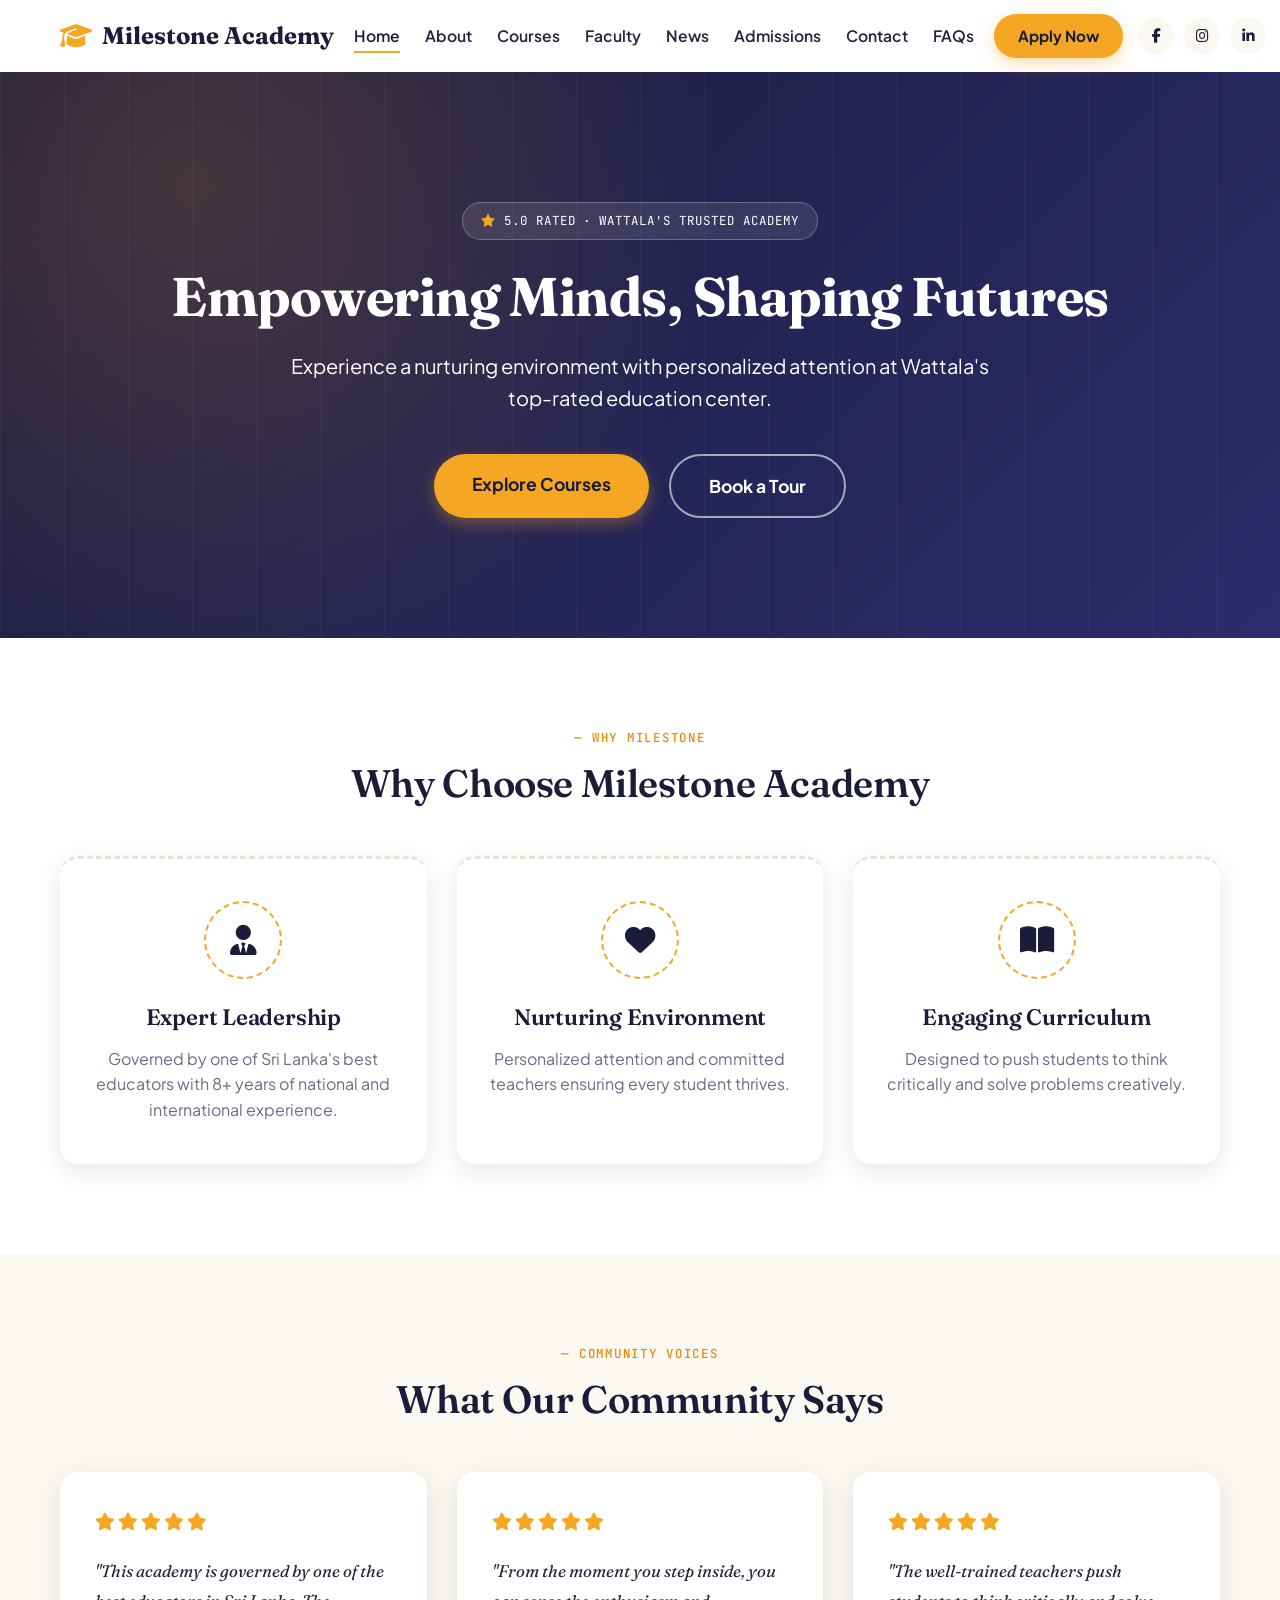
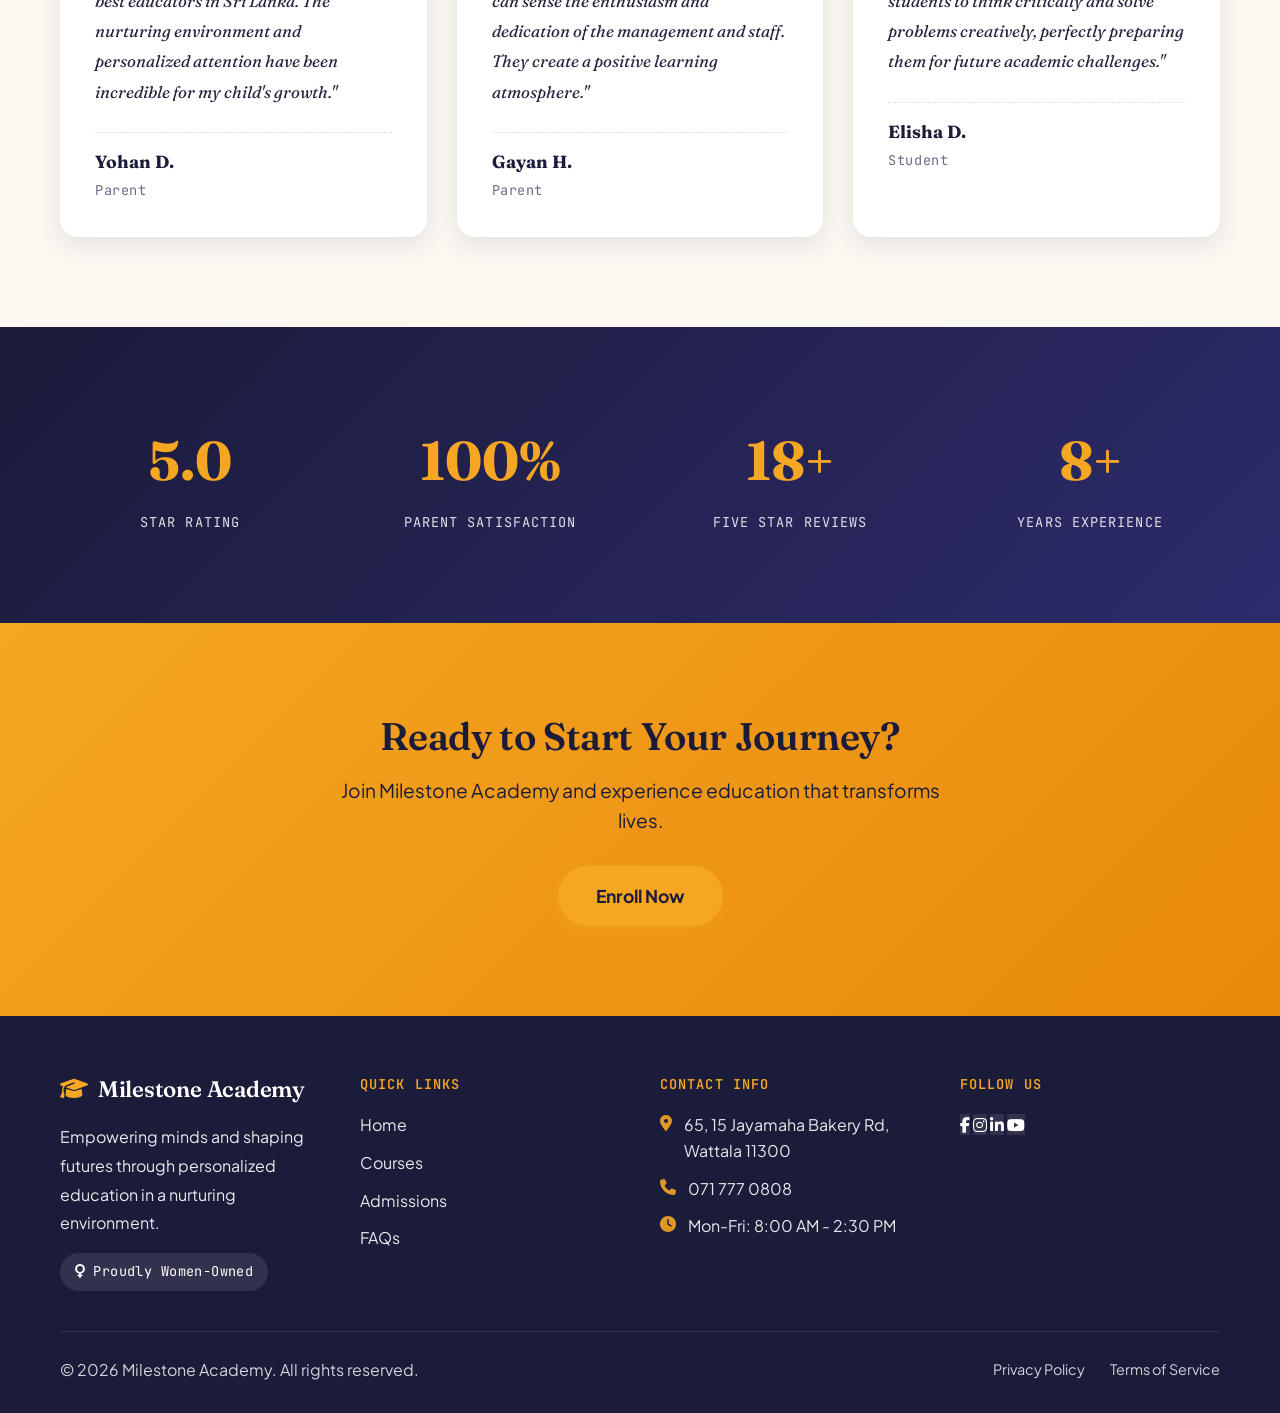
<file: index.html>
<!DOCTYPE html>
<html lang="en">
<head>
    <meta charset="UTF-8">
    <meta name="viewport" content="width=device-width, initial-scale=1.0">
    <meta name="description" content="Milestone Academy - Premier Education Center in Wattala. 5.0-rated, women-owned institution offering personalized attention and engaging curriculum.">
    <title>Milestone Academy | Premier Education Center in Wattala</title>
    <link rel="stylesheet" href="css/style.css">
    <link rel="preconnect" href="https://fonts.googleapis.com">
    <link href="https://fonts.googleapis.com/css2?family=Fraunces:opsz,wght@9..144,400;9..144,500;9..144,600;9..144,700;9..144,800&family=Plus+Jakarta+Sans:wght@400;500;600;700;800&family=JetBrains+Mono:wght@500&display=swap" rel="stylesheet">
    <link rel="stylesheet" href="https://cdnjs.cloudflare.com/ajax/libs/font-awesome/6.4.0/css/all.min.css">
</head>
<body>

    <!-- ================= HEADER & NAVIGATION ================= -->
    <header class="header">
        <nav class="navbar">
            <div class="container nav-container">
                <a href="index.html" class="logo">
                    <i class="fas fa-graduation-cap"></i>
                    Milestone Academy
                </a>
                <button class="mobile-menu-toggle" id="mobileMenuToggle" aria-label="Toggle Menu" aria-expanded="false">
                    <i class="fas fa-bars"></i>
                </button>
                <ul class="nav-menu" id="navMenu">
                    <li><a href="index.html" class="nav-link active">Home</a></li>
                    <li><a href="about.html" class="nav-link">About</a></li>
                    <li><a href="courses.html" class="nav-link">Courses</a></li>
                    <li><a href="faculty.html" class="nav-link">Faculty</a></li>
                    <li><a href="news.html" class="nav-link">News</a></li>
                    <li><a href="admissions.html" class="nav-link">Admissions</a></li>
                    <li><a href="contact.html" class="nav-link">Contact</a></li>
                    <li><a href="faqs.html" class="nav-link">FAQs</a></li>
                    <li class="mobile-cta">
                        <a href="admissions.html" class="btn btn-primary">Apply Now</a>
                        <div class="mobile-social">
                            <a href="#" aria-label="Facebook"><i class="fab fa-facebook-f"></i></a>
                            <a href="#" aria-label="Instagram"><i class="fab fa-instagram"></i></a>
                            <a href="#" aria-label="LinkedIn"><i class="fab fa-linkedin-in"></i></a>
                            <a href="#" aria-label="YouTube"><i class="fab fa-youtube"></i></a>
                        </div>
                    </li>
                </ul>
                <div class="nav-cta">
                    <a href="admissions.html" class="btn btn-primary">Apply Now</a>
                    <div class="social-icons">
                        <a href="#" aria-label="Facebook"><i class="fab fa-facebook-f"></i></a>
                        <a href="#" aria-label="Instagram"><i class="fab fa-instagram"></i></a>
                        <a href="#" aria-label="LinkedIn"><i class="fab fa-linkedin-in"></i></a>
                    </div>
                </div>
            </div>
        </nav>
    </header>
    <!-- ================= END HEADER ================= -->

    <!-- Hero Section -->
    <section class="hero">
        <div class="container">
            <div class="hero-content">
                <span class="hero-badge"><i class="fas fa-star"></i> 5.0 Rated &middot; Wattala's Trusted Academy</span>
                <h1>Empowering Minds, Shaping Futures</h1>
                <p>Experience a nurturing environment with personalized attention at Wattala's top-rated education center.</p>
                <div class="hero-buttons">
                    <a href="courses.html" class="btn btn-primary btn-large">Explore Courses</a>
                    <a href="contact.html" class="btn btn-secondary btn-large">Book a Tour</a>
                </div>
            </div>
        </div>
    </section>

    <!-- Why Choose Us -->
    <section class="features section-padding">
        <div class="container">
            <span class="eyebrow text-center">Why Milestone</span>
            <h2 class="section-title">Why Choose Milestone Academy</h2>
            <div class="features-grid">
                <div class="feature-card">
                    <div class="feature-icon">
                        <i class="fas fa-user-tie"></i>
                    </div>
                    <h3>Expert Leadership</h3>
                    <p>Governed by one of Sri Lanka's best educators with 8+ years of national and international experience.</p>
                </div>
                <div class="feature-card">
                    <div class="feature-icon">
                        <i class="fas fa-heart"></i>
                    </div>
                    <h3>Nurturing Environment</h3>
                    <p>Personalized attention and committed teachers ensuring every student thrives.</p>
                </div>
                <div class="feature-card">
                    <div class="feature-icon">
                        <i class="fas fa-book-open"></i>
                    </div>
                    <h3>Engaging Curriculum</h3>
                    <p>Designed to push students to think critically and solve problems creatively.</p>
                </div>
            </div>
        </div>
    </section>

    <!-- Testimonials -->
    <section class="testimonials section-padding bg-light">
        <div class="container">
            <span class="eyebrow text-center">Community Voices</span>
            <h2 class="section-title">What Our Community Says</h2>
            <div class="testimonials-grid">
                <div class="testimonial-card">
                    <div class="testimonial-rating">
                        <i class="fas fa-star"></i>
                        <i class="fas fa-star"></i>
                        <i class="fas fa-star"></i>
                        <i class="fas fa-star"></i>
                        <i class="fas fa-star"></i>
                    </div>
                    <p>"This academy is governed by one of the best educators in Sri Lanka. The nurturing environment and personalized attention have been incredible for my child's growth."</p>
                    <div class="testimonial-author">
                        <strong>Yohan D.</strong>
                        <span>Parent</span>
                    </div>
                </div>
                <div class="testimonial-card">
                    <div class="testimonial-rating">
                        <i class="fas fa-star"></i>
                        <i class="fas fa-star"></i>
                        <i class="fas fa-star"></i>
                        <i class="fas fa-star"></i>
                        <i class="fas fa-star"></i>
                    </div>
                    <p>"From the moment you step inside, you can sense the enthusiasm and dedication of the management and staff. They create a positive learning atmosphere."</p>
                    <div class="testimonial-author">
                        <strong>Gayan H.</strong>
                        <span>Parent</span>
                    </div>
                </div>
                <div class="testimonial-card">
                    <div class="testimonial-rating">
                        <i class="fas fa-star"></i>
                        <i class="fas fa-star"></i>
                        <i class="fas fa-star"></i>
                        <i class="fas fa-star"></i>
                        <i class="fas fa-star"></i>
                    </div>
                    <p>"The well-trained teachers push students to think critically and solve problems creatively, perfectly preparing them for future academic challenges."</p>
                    <div class="testimonial-author">
                        <strong>Elisha D.</strong>
                        <span>Student</span>
                    </div>
                </div>
            </div>
        </div>
    </section>

    <!-- Stats Section -->
    <section class="stats section-padding">
        <div class="container">
            <div class="stats-grid">
                <div class="stat-item">
                    <div class="stat-number">5.0</div>
                    <div class="stat-label">Star Rating</div>
                </div>
                <div class="stat-item">
                    <div class="stat-number">100%</div>
                    <div class="stat-label">Parent Satisfaction</div>
                </div>
                <div class="stat-item">
                    <div class="stat-number">18+</div>
                    <div class="stat-label">Five Star Reviews</div>
                </div>
                <div class="stat-item">
                    <div class="stat-number">8+</div>
                    <div class="stat-label">Years Experience</div>
                </div>
            </div>
        </div>
    </section>

    <!-- CTA Section -->
    <section class="cta section-padding">
        <div class="container">
            <div class="cta-content">
                <h2>Ready to Start Your Journey?</h2>
                <p>Join Milestone Academy and experience education that transforms lives.</p>
                <a href="admissions.html" class="btn btn-primary btn-large">Enroll Now</a>
            </div>
        </div>
    </section>

    <!-- Footer -->
    <footer class="footer">
        <div class="container">
            <div class="footer-grid">
                <div class="footer-col">
                    <h3><i class="fas fa-graduation-cap"></i> Milestone Academy</h3>
                    <p>Empowering minds and shaping futures through personalized education in a nurturing environment.</p>
                    <div class="women-owned-badge">
                        <i class="fas fa-venus"></i> Proudly Women-Owned
                    </div>
                </div>
                <div class="footer-col">
                    <h4>Quick Links</h4>
                    <ul>
                        <li><a href="index.html">Home</a></li>
                        <li><a href="courses.html">Courses</a></li>
                        <li><a href="admissions.html">Admissions</a></li>
                        <li><a href="faqs.html">FAQs</a></li>
                    </ul>
                </div>
                <div class="footer-col">
                    <h4>Contact Info</h4>
                    <ul class="contact-info">
                        <li><i class="fas fa-map-marker-alt"></i> 65, 15 Jayamaha Bakery Rd, Wattala 11300</li>
                        <li><i class="fas fa-phone"></i> 071 777 0808</li>
                        <li><i class="fas fa-clock"></i> Mon-Fri: 8:00 AM - 2:30 PM</li>
                    </ul>
                </div>
                <div class="footer-col">
                    <h4>Follow Us</h4>
                    <div class="social-icons footer-social">
                        <a href="#" aria-label="Facebook"><i class="fab fa-facebook-f"></i></a>
                        <a href="#" aria-label="Instagram"><i class="fab fa-instagram"></i></a>
                        <a href="#" aria-label="LinkedIn"><i class="fab fa-linkedin-in"></i></a>
                        <a href="#" aria-label="YouTube"><i class="fab fa-youtube"></i></a>
                    </div>
                </div>
            </div>
            <div class="footer-bottom">
                <p>&copy; 2026 Milestone Academy. All rights reserved.</p>
                <div class="footer-links">
                    <a href="#">Privacy Policy</a>
                    <a href="#">Terms of Service</a>
                </div>
            </div>
        </div>
    </footer>

    <script src="js/main.js"></script>
</body>
</html>
</file>
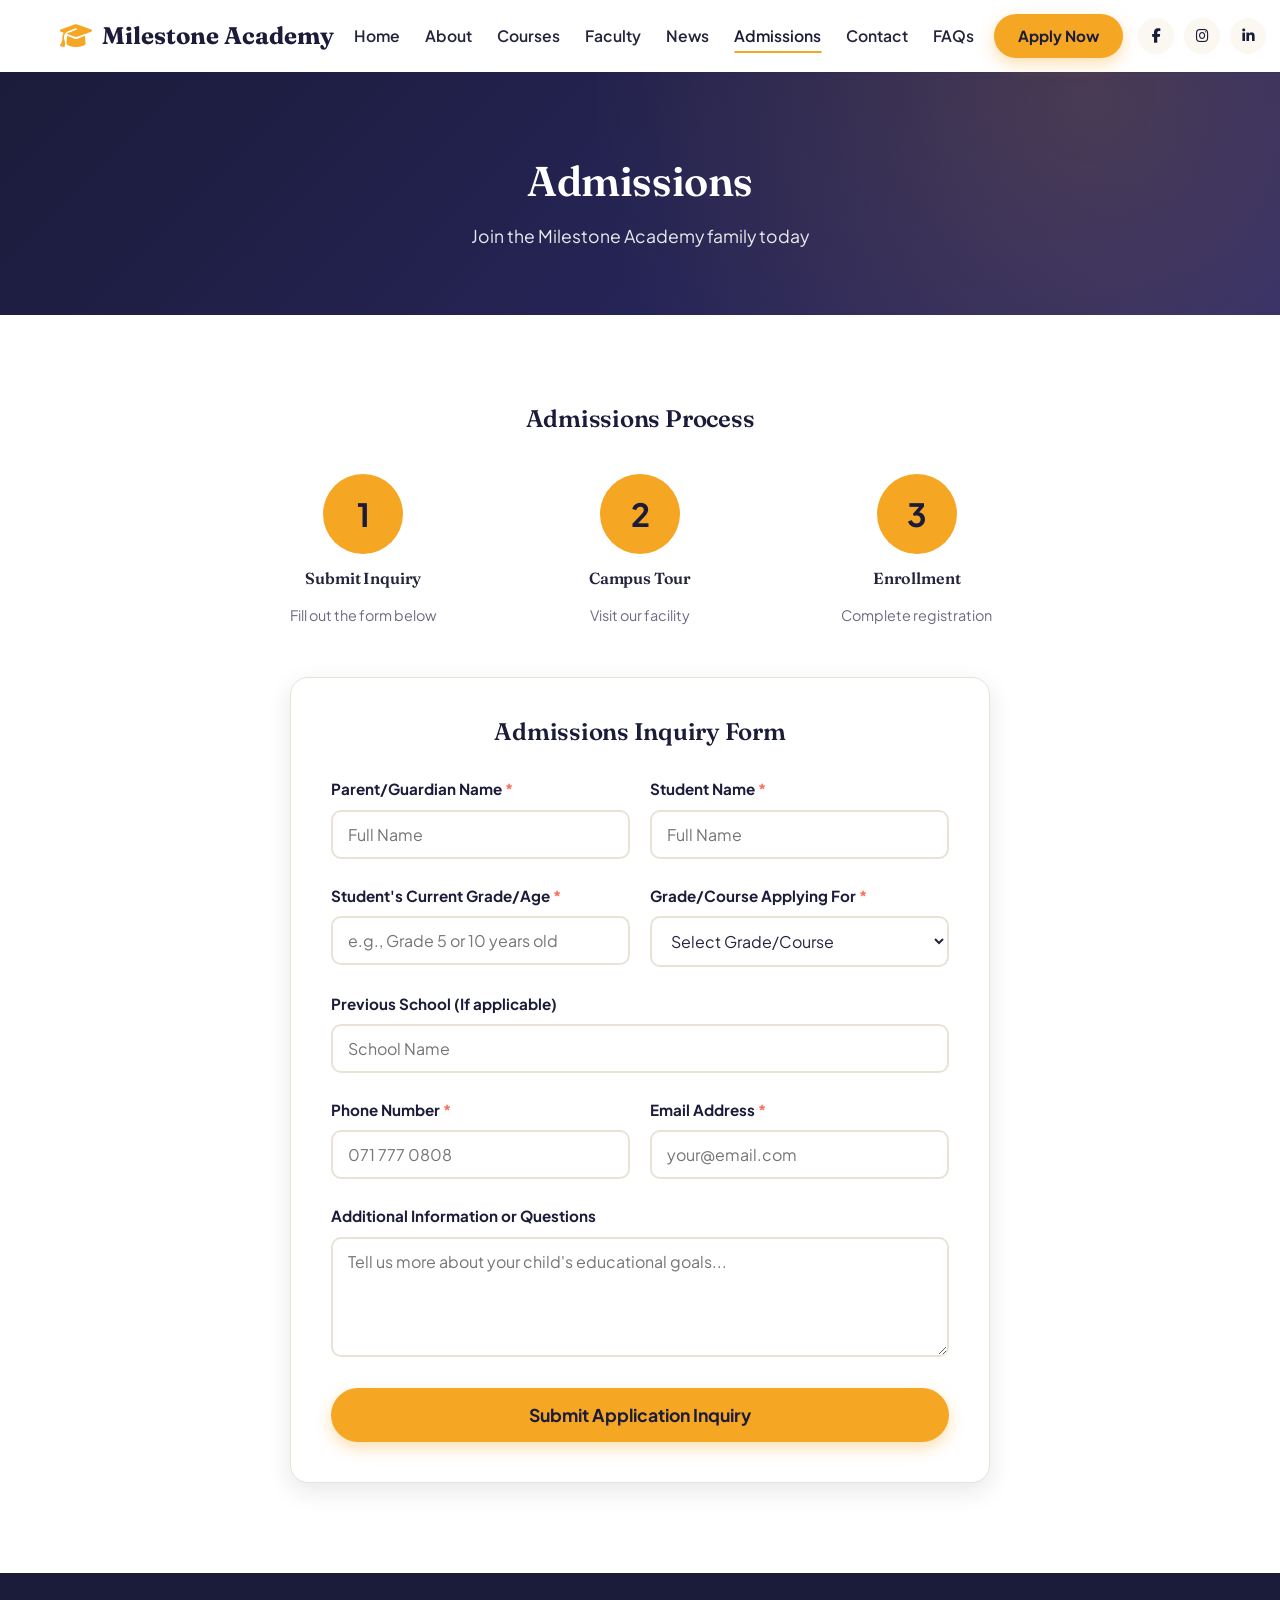
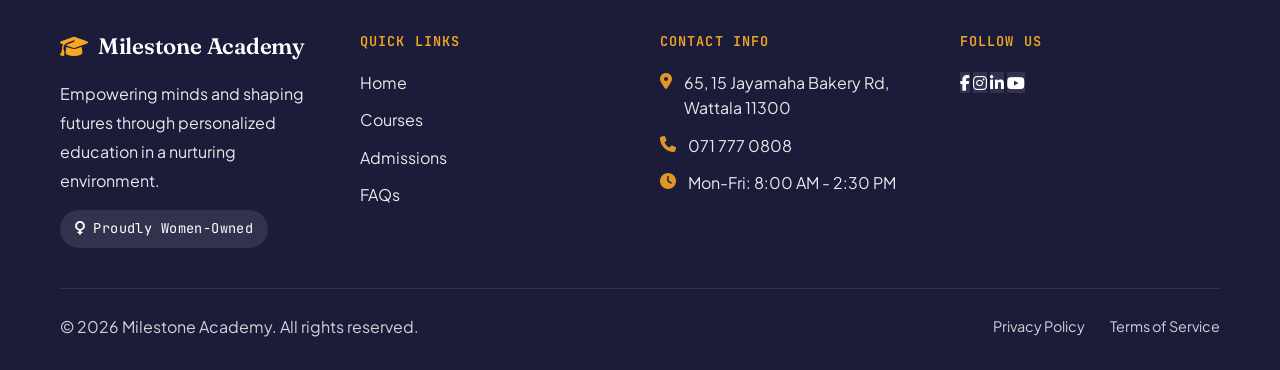
<file: admissions.html>
<!DOCTYPE html>
<html lang="en">
<head>
    <meta charset="UTF-8">
    <meta name="viewport" content="width=device-width, initial-scale=1.0">
    <meta name="description" content="Begin your journey at Milestone Academy. Fill out our admissions inquiry form to learn about enrollment, fees, and the application process.">
    <title>Admissions | Enroll at Milestone Academy</title>
    <link rel="stylesheet" href="css/style.css">
    <link rel="preconnect" href="https://fonts.googleapis.com">
    <link href="https://fonts.googleapis.com/css2?family=Fraunces:opsz,wght@9..144,400;9..144,500;9..144,600;9..144,700;9..144,800&family=Plus+Jakarta+Sans:wght@400;500;600;700;800&family=JetBrains+Mono:wght@500&display=swap" rel="stylesheet">
    <link rel="stylesheet" href="https://cdnjs.cloudflare.com/ajax/libs/font-awesome/6.4.0/css/all.min.css">
</head>
<body>
    <!-- Header -->
    <header class="header">
        <nav class="navbar">
            <div class="container nav-container">
                <a href="index.html" class="logo">
                    <i class="fas fa-graduation-cap"></i>
                    Milestone Academy
                </a>
                <button class="mobile-menu-toggle" id="mobileMenuToggle" aria-label="Toggle Menu" aria-expanded="false">
                    <i class="fas fa-bars"></i>
                </button>
                <ul class="nav-menu" id="navMenu">
                    <li><a href="index.html" class="nav-link">Home</a></li>
                    <li><a href="about.html" class="nav-link">About</a></li>
                    <li><a href="courses.html" class="nav-link">Courses</a></li>
                    <li><a href="faculty.html" class="nav-link">Faculty</a></li>
                    <li><a href="news.html" class="nav-link">News</a></li>
                    <li><a href="admissions.html" class="nav-link active">Admissions</a></li>
                    <li><a href="contact.html" class="nav-link">Contact</a></li>
                    <li><a href="faqs.html" class="nav-link">FAQs</a></li>
                    <li class="mobile-cta">
                        <a href="admissions.html" class="btn btn-primary">Apply Now</a>
                        <div class="mobile-social">
                            <a href="#" aria-label="Facebook"><i class="fab fa-facebook-f"></i></a>
                            <a href="#" aria-label="Instagram"><i class="fab fa-instagram"></i></a>
                            <a href="#" aria-label="LinkedIn"><i class="fab fa-linkedin-in"></i></a>
                            <a href="#" aria-label="YouTube"><i class="fab fa-youtube"></i></a>
                        </div>
                    </li>
                </ul>
                <div class="nav-cta">
                    <a href="admissions.html" class="btn btn-primary">Apply Now</a>
                    <div class="social-icons">
                        <a href="#" aria-label="Facebook"><i class="fab fa-facebook-f"></i></a>
                        <a href="#" aria-label="Instagram"><i class="fab fa-instagram"></i></a>
                        <a href="#" aria-label="LinkedIn"><i class="fab fa-linkedin-in"></i></a>
                    </div>
                </div>
            </div>
        </nav>
    </header>

    <!-- Page Header -->
    <section class="page-header">
        <div class="container">
            <h1>Admissions</h1>
            <p>Join the Milestone Academy family today</p>
        </div>
    </section>

    <!-- Admissions Process -->
    <section class="section-padding">
        <div class="container">
            <div style="text-align: center; max-width: 800px; margin: 0 auto 50px;">
                <h2 style="color: var(--primary-color); margin-bottom: 20px;">Admissions Process</h2>
                <div style="display: flex; justify-content: center; gap: 30px; flex-wrap: wrap; margin-top: 40px;">
                    <div style="flex: 1; min-width: 200px; text-align: center;">
                        <div style="width: 80px; height: 80px; background: var(--secondary-color); border-radius: 50%; display: flex; align-items: center; justify-content: center; margin: 0 auto 15px; color: var(--primary-color); font-size: 2rem; font-weight: bold;">1</div>
                        <h4>Submit Inquiry</h4>
                        <p style="color: var(--text-light); font-size: 0.9rem;">Fill out the form below</p>
                    </div>
                    <div style="flex: 1; min-width: 200px; text-align: center;">
                        <div style="width: 80px; height: 80px; background: var(--secondary-color); border-radius: 50%; display: flex; align-items: center; justify-content: center; margin: 0 auto 15px; color: var(--primary-color); font-size: 2rem; font-weight: bold;">2</div>
                        <h4>Campus Tour</h4>
                        <p style="color: var(--text-light); font-size: 0.9rem;">Visit our facility</p>
                    </div>
                    <div style="flex: 1; min-width: 200px; text-align: center;">
                        <div style="width: 80px; height: 80px; background: var(--secondary-color); border-radius: 50%; display: flex; align-items: center; justify-content: center; margin: 0 auto 15px; color: var(--primary-color); font-size: 2rem; font-weight: bold;">3</div>
                        <h4>Enrollment</h4>
                        <p style="color: var(--text-light); font-size: 0.9rem;">Complete registration</p>
                    </div>
                </div>
            </div>

            <div class="form-container">
                <h2 style="text-align: center; color: var(--primary-color); margin-bottom: 30px;">Admissions Inquiry Form</h2>
                <form id="admissionsForm">
                    <div class="form-row">
                        <div class="form-group">
                            <label>Parent/Guardian Name <span class="required">*</span></label>
                            <input type="text" name="parentName" required placeholder="Full Name">
                        </div>
                        <div class="form-group">
                            <label>Student Name <span class="required">*</span></label>
                            <input type="text" name="studentName" required placeholder="Full Name">
                        </div>
                    </div>

                    <div class="form-row">
                        <div class="form-group">
                            <label>Student's Current Grade/Age <span class="required">*</span></label>
                            <input type="text" name="currentGrade" required placeholder="e.g., Grade 5 or 10 years old">
                        </div>
                        <div class="form-group">
                            <label>Grade/Course Applying For <span class="required">*</span></label>
                            <select name="applyingFor" required>
                                <option value="">Select Grade/Course</option>
                                <option value="mathematics">Advanced Mathematics</option>
                                <option value="literature">Creative English Literature</option>
                                <option value="science">Foundation Science</option>
                                <option value="coding">Digital Literacy & Coding</option>
                                <option value="grade6">Grade 6</option>
                                <option value="grade7">Grade 7</option>
                                <option value="grade8">Grade 8</option>
                                <option value="grade9">Grade 9</option>
                                <option value="grade10">Grade 10</option>
                            </select>
                        </div>
                    </div>

                    <div class="form-group">
                        <label>Previous School (If applicable)</label>
                        <input type="text" name="previousSchool" placeholder="School Name">
                    </div>

                    <div class="form-row">
                        <div class="form-group">
                            <label>Phone Number <span class="required">*</span></label>
                            <input type="tel" name="phone" required placeholder="071 777 0808">
                        </div>
                        <div class="form-group">
                            <label>Email Address <span class="required">*</span></label>
                            <input type="email" name="email" required placeholder="your@email.com">
                        </div>
                    </div>

                    <div class="form-group">
                        <label>Additional Information or Questions</label>
                        <textarea name="message" placeholder="Tell us more about your child's educational goals..."></textarea>
                    </div>

                    <button type="submit" class="btn btn-primary btn-block btn-large">Submit Application Inquiry</button>
                </form>
            </div>
        </div>
    </section>

    <!-- Footer -->
    <footer class="footer">
        <div class="container">
            <div class="footer-grid">
                <div class="footer-col">
                    <h3><i class="fas fa-graduation-cap"></i> Milestone Academy</h3>
                    <p>Empowering minds and shaping futures through personalized education in a nurturing environment.</p>
                    <div class="women-owned-badge">
                        <i class="fas fa-venus"></i> Proudly Women-Owned
                    </div>
                </div>
                <div class="footer-col">
                    <h4>Quick Links</h4>
                    <ul>
                        <li><a href="index.html">Home</a></li>
                        <li><a href="courses.html">Courses</a></li>
                        <li><a href="admissions.html">Admissions</a></li>
                        <li><a href="faqs.html">FAQs</a></li>
                    </ul>
                </div>
                <div class="footer-col">
                    <h4>Contact Info</h4>
                    <ul class="contact-info">
                        <li><i class="fas fa-map-marker-alt"></i> 65, 15 Jayamaha Bakery Rd, Wattala 11300</li>
                        <li><i class="fas fa-phone"></i> 071 777 0808</li>
                        <li><i class="fas fa-clock"></i> Mon-Fri: 8:00 AM - 2:30 PM</li>
                    </ul>
                </div>
                <div class="footer-col">
                    <h4>Follow Us</h4>
                    <div class="social-icons footer-social">
                        <a href="#" aria-label="Facebook"><i class="fab fa-facebook-f"></i></a>
                        <a href="#" aria-label="Instagram"><i class="fab fa-instagram"></i></a>
                        <a href="#" aria-label="LinkedIn"><i class="fab fa-linkedin-in"></i></a>
                        <a href="#" aria-label="YouTube"><i class="fab fa-youtube"></i></a>
                    </div>
                </div>
            </div>
            <div class="footer-bottom">
                <p>&copy; 2026 Milestone Academy. All rights reserved.</p>
                <div class="footer-links">
                    <a href="#">Privacy Policy</a>
                    <a href="#">Terms of Service</a>
                </div>
            </div>
        </div>
    </footer>

    <script src="js/main.js"></script>
</body>
</html>
</file>
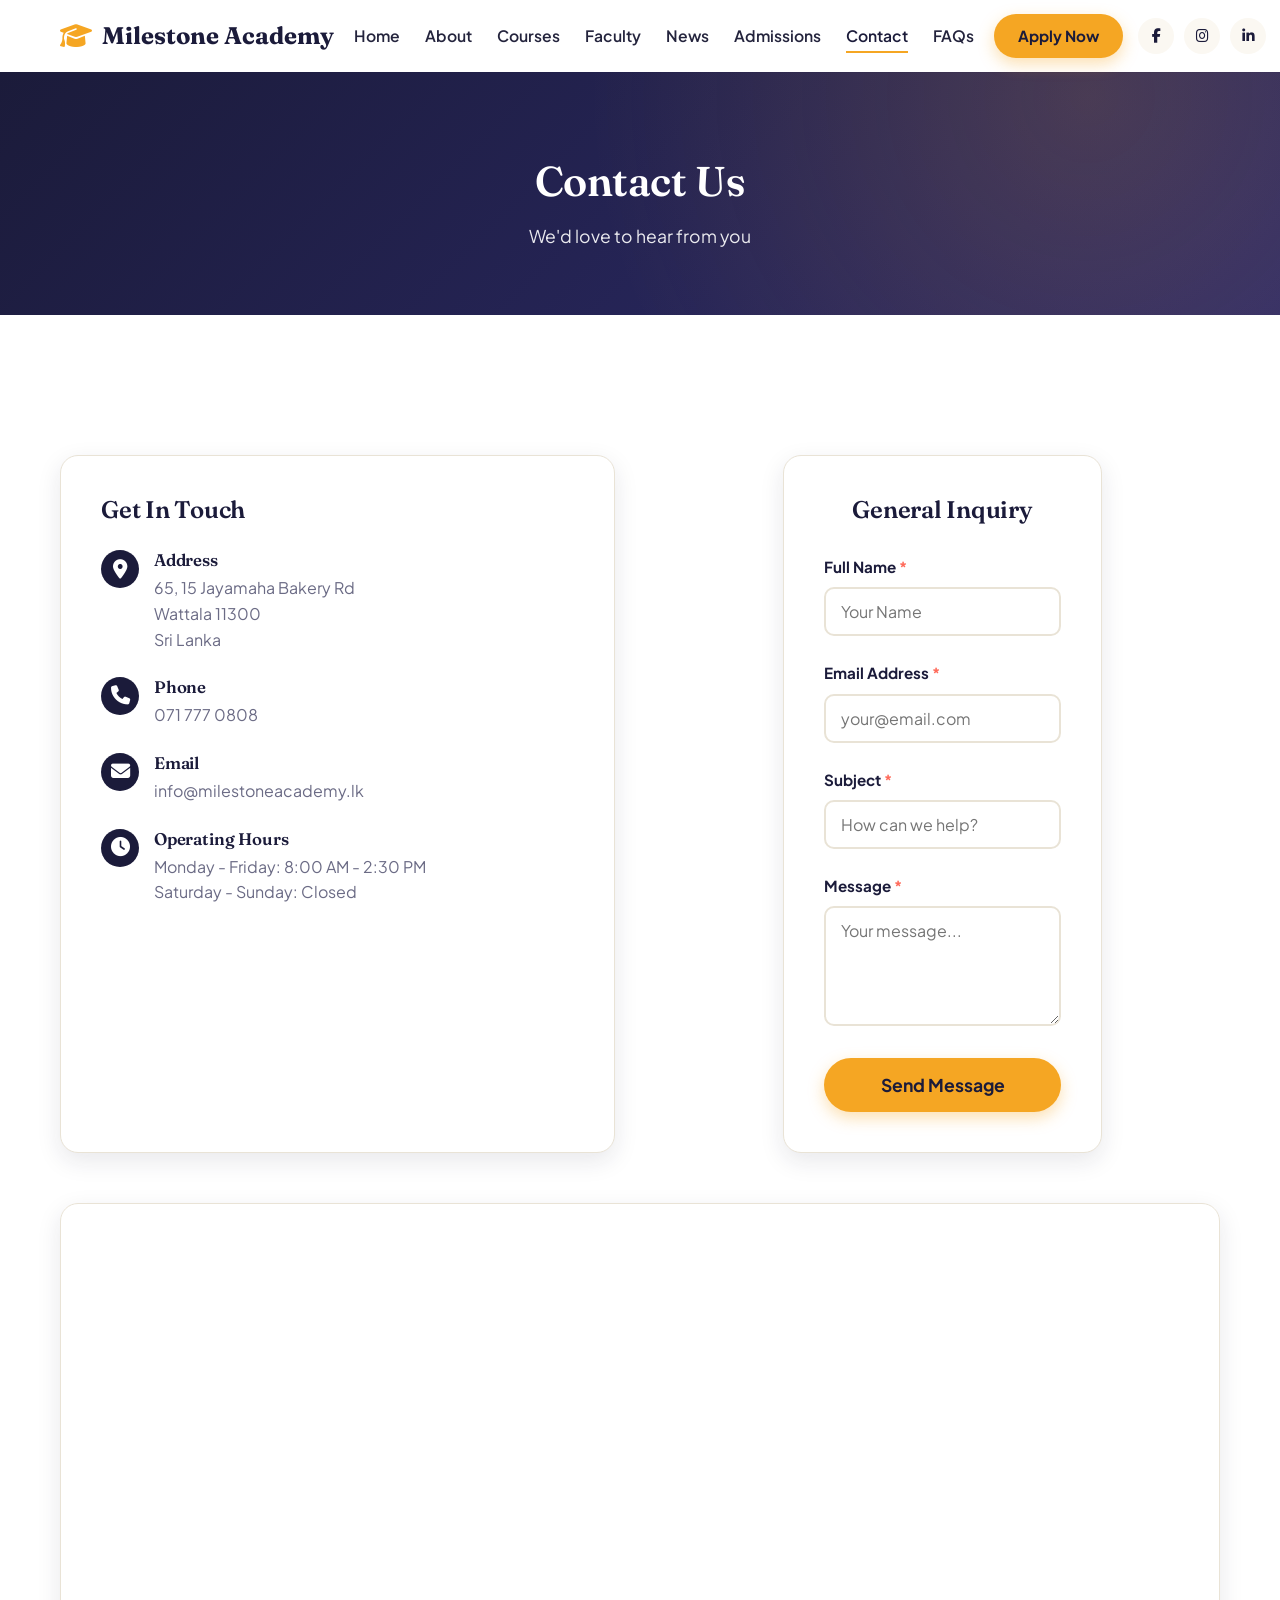
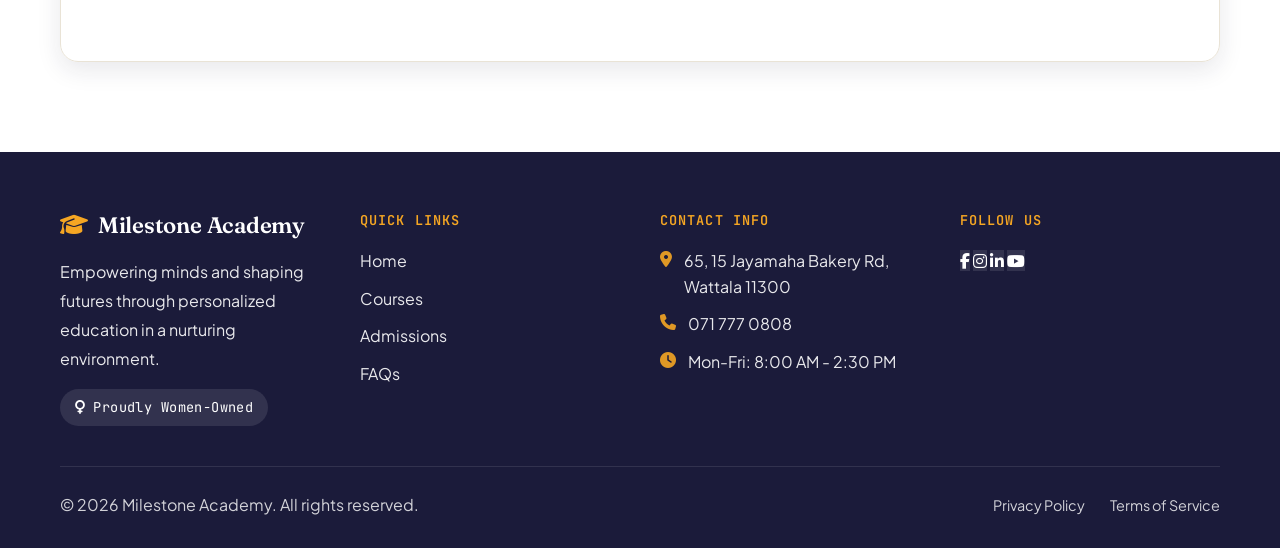
<file: contact.html>
<!DOCTYPE html>
<html lang="en">
<head>
    <meta charset="UTF-8">
    <meta name="viewport" content="width=device-width, initial-scale=1.0">
    <meta name="description" content="Get in touch with Milestone Academy. Find our location in Wattala, operating hours, and send us a message.">
    <title>Contact Us | Milestone Academy Wattala</title>
    <link rel="stylesheet" href="css/style.css">
    <link rel="preconnect" href="https://fonts.googleapis.com">
    <link href="https://fonts.googleapis.com/css2?family=Fraunces:opsz,wght@9..144,400;9..144,500;9..144,600;9..144,700;9..144,800&family=Plus+Jakarta+Sans:wght@400;500;600;700;800&family=JetBrains+Mono:wght@500&display=swap" rel="stylesheet">
    <link rel="stylesheet" href="https://cdnjs.cloudflare.com/ajax/libs/font-awesome/6.4.0/css/all.min.css">
</head>
<body>
    <!-- Header -->
    <header class="header">
        <nav class="navbar">
            <div class="container nav-container">
                <a href="index.html" class="logo">
                    <i class="fas fa-graduation-cap"></i>
                    Milestone Academy
                </a>
                <button class="mobile-menu-toggle" id="mobileMenuToggle" aria-label="Toggle Menu" aria-expanded="false">
                    <i class="fas fa-bars"></i>
                </button>
                <ul class="nav-menu" id="navMenu">
                    <li><a href="index.html" class="nav-link">Home</a></li>
                    <li><a href="about.html" class="nav-link">About</a></li>
                    <li><a href="courses.html" class="nav-link">Courses</a></li>
                    <li><a href="faculty.html" class="nav-link">Faculty</a></li>
                    <li><a href="news.html" class="nav-link">News</a></li>
                    <li><a href="admissions.html" class="nav-link">Admissions</a></li>
                    <li><a href="contact.html" class="nav-link active">Contact</a></li>
                    <li><a href="faqs.html" class="nav-link">FAQs</a></li>
                    <li class="mobile-cta">
                        <a href="admissions.html" class="btn btn-primary">Apply Now</a>
                        <div class="mobile-social">
                            <a href="#" aria-label="Facebook"><i class="fab fa-facebook-f"></i></a>
                            <a href="#" aria-label="Instagram"><i class="fab fa-instagram"></i></a>
                            <a href="#" aria-label="LinkedIn"><i class="fab fa-linkedin-in"></i></a>
                            <a href="#" aria-label="YouTube"><i class="fab fa-youtube"></i></a>
                        </div>
                    </li>
                </ul>
                <div class="nav-cta">
                    <a href="admissions.html" class="btn btn-primary">Apply Now</a>
                    <div class="social-icons">
                        <a href="#" aria-label="Facebook"><i class="fab fa-facebook-f"></i></a>
                        <a href="#" aria-label="Instagram"><i class="fab fa-instagram"></i></a>
                        <a href="#" aria-label="LinkedIn"><i class="fab fa-linkedin-in"></i></a>
                    </div>
                </div>
            </div>
        </nav>
    </header>

    <!-- Page Header -->
    <section class="page-header">
        <div class="container">
            <h1>Contact Us</h1>
            <p>We'd love to hear from you</p>
        </div>
    </section>

    <!-- Contact Section -->
    <section class="section-padding">
        <div class="container">
            <div class="contact-wrapper">
                <div class="contact-info-box">
                    <h3>Get In Touch</h3>
                    
                    <div class="contact-item">
                        <i class="fas fa-map-marker-alt"></i>
                        <div class="contact-item-content">
                            <h4>Address</h4>
                            <p>65, 15 Jayamaha Bakery Rd<br>Wattala 11300<br>Sri Lanka</p>
                        </div>
                    </div>

                    <div class="contact-item">
                        <i class="fas fa-phone"></i>
                        <div class="contact-item-content">
                            <h4>Phone</h4>
                            <p>071 777 0808</p>
                        </div>
                    </div>

                    <div class="contact-item">
                        <i class="fas fa-envelope"></i>
                        <div class="contact-item-content">
                            <h4>Email</h4>
                            <p>info@milestoneacademy.lk</p>
                        </div>
                    </div>

                    <div class="contact-item">
                        <i class="fas fa-clock"></i>
                        <div class="contact-item-content">
                            <h4>Operating Hours</h4>
                            <p>Monday - Friday: 8:00 AM - 2:30 PM<br>Saturday - Sunday: Closed</p>
                        </div>
                    </div>
                </div>

                <div class="form-container">
                    <h2 style="text-align: center; color: var(--primary-color); margin-bottom: 30px;">General Inquiry</h2>
                    <form id="contactForm">
                        <div class="form-group">
                            <label>Full Name <span class="required">*</span></label>
                            <input type="text" name="fullName" required placeholder="Your Name">
                        </div>

                        <div class="form-group">
                            <label>Email Address <span class="required">*</span></label>
                            <input type="email" name="email" required placeholder="your@email.com">
                        </div>

                        <div class="form-group">
                            <label>Subject <span class="required">*</span></label>
                            <input type="text" name="subject" required placeholder="How can we help?">
                        </div>

                        <div class="form-group">
                            <label>Message <span class="required">*</span></label>
                            <textarea name="message" required placeholder="Your message..."></textarea>
                        </div>

                        <button type="submit" class="btn btn-primary btn-block btn-large">Send Message</button>
                    </form>
                </div>
            </div>

            <div class="map-container">
                <iframe src="https://www.google.com/maps/embed?pb=!1m18!1m12!1m3!1d3963.1234567890123!2d79.88888888888889!3d6.999999999999999!2m3!1f0!2f0!3f0!3m2!1i1024!2i768!4f13.1!3m3!1m2!1s0x0%3A0x0!2zNsKwNTknNjAuMCJOIDc5wrA1MycyMC4wIkU!5e0!3m2!1sen!2slk!4v1234567890123!5m2!1sen!2slk" allowfullscreen="" loading="lazy"></iframe>
            </div>
        </div>
    </section>

    <!-- Footer -->
    <footer class="footer">
        <div class="container">
            <div class="footer-grid">
                <div class="footer-col">
                    <h3><i class="fas fa-graduation-cap"></i> Milestone Academy</h3>
                    <p>Empowering minds and shaping futures through personalized education in a nurturing environment.</p>
                    <div class="women-owned-badge">
                        <i class="fas fa-venus"></i> Proudly Women-Owned
                    </div>
                </div>
                <div class="footer-col">
                    <h4>Quick Links</h4>
                    <ul>
                        <li><a href="index.html">Home</a></li>
                        <li><a href="courses.html">Courses</a></li>
                        <li><a href="admissions.html">Admissions</a></li>
                        <li><a href="faqs.html">FAQs</a></li>
                    </ul>
                </div>
                <div class="footer-col">
                    <h4>Contact Info</h4>
                    <ul class="contact-info">
                        <li><i class="fas fa-map-marker-alt"></i> 65, 15 Jayamaha Bakery Rd, Wattala 11300</li>
                        <li><i class="fas fa-phone"></i> 071 777 0808</li>
                        <li><i class="fas fa-clock"></i> Mon-Fri: 8:00 AM - 2:30 PM</li>
                    </ul>
                </div>
                <div class="footer-col">
                    <h4>Follow Us</h4>
                    <div class="social-icons footer-social">
                        <a href="#" aria-label="Facebook"><i class="fab fa-facebook-f"></i></a>
                        <a href="#" aria-label="Instagram"><i class="fab fa-instagram"></i></a>
                        <a href="#" aria-label="LinkedIn"><i class="fab fa-linkedin-in"></i></a>
                        <a href="#" aria-label="YouTube"><i class="fab fa-youtube"></i></a>
                    </div>
                </div>
            </div>
            <div class="footer-bottom">
                <p>&copy; 2026 Milestone Academy. All rights reserved.</p>
                <div class="footer-links">
                    <a href="#">Privacy Policy</a>
                    <a href="#">Terms of Service</a>
                </div>
            </div>
        </div>
    </footer>

    <script src="js/main.js"></script>
</body>
</html>
</file>
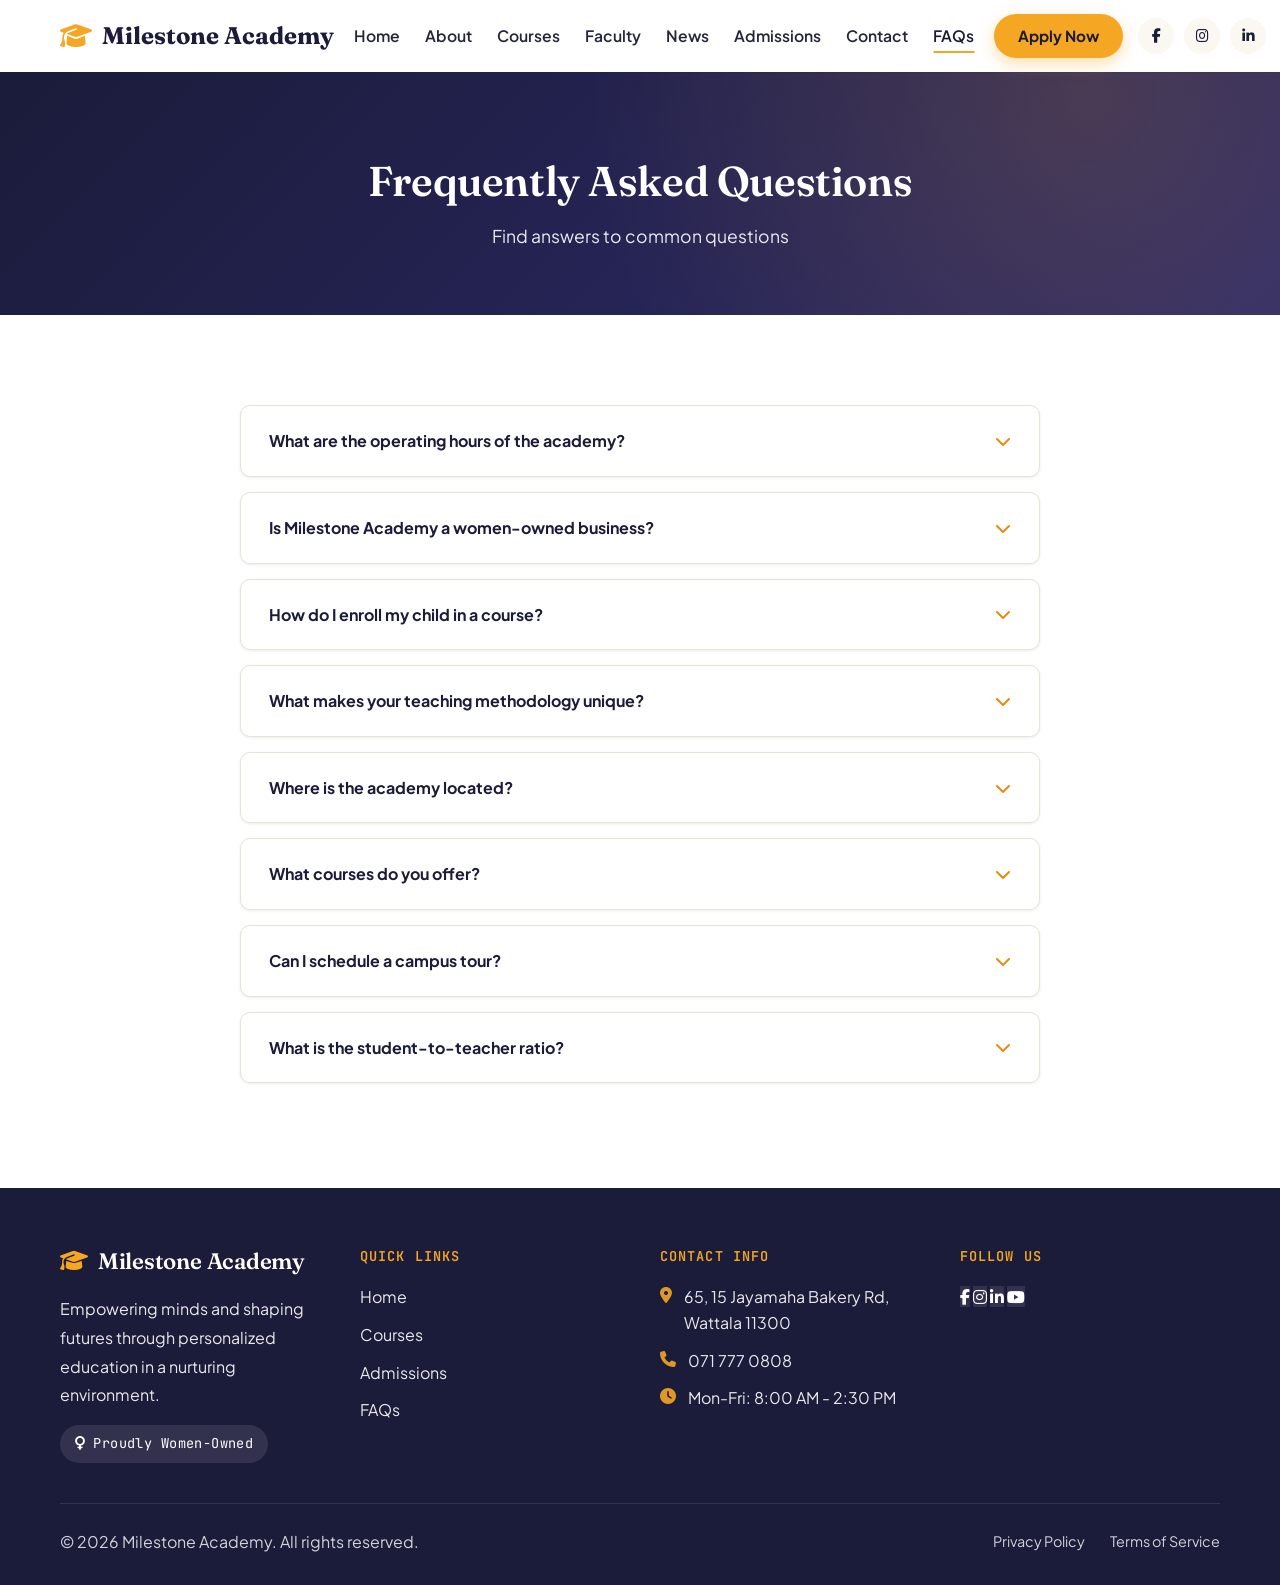
<file: faqs.html>
<!DOCTYPE html>
<html lang="en">
<head>
    <meta charset="UTF-8">
    <meta name="viewport" content="width=device-width, initial-scale=1.0">
    <meta name="description" content="Find answers to common questions about Milestone Academy's courses, admissions, faculty, and campus facilities in Wattala.">
    <title>Frequently Asked Questions | Milestone Academy</title>
    <link rel="stylesheet" href="css/style.css">
    <link rel="preconnect" href="https://fonts.googleapis.com">
    <link href="https://fonts.googleapis.com/css2?family=Fraunces:opsz,wght@9..144,400;9..144,500;9..144,600;9..144,700;9..144,800&family=Plus+Jakarta+Sans:wght@400;500;600;700;800&family=JetBrains+Mono:wght@500&display=swap" rel="stylesheet">
    <link rel="stylesheet" href="https://cdnjs.cloudflare.com/ajax/libs/font-awesome/6.4.0/css/all.min.css">
</head>
<body>
    <!-- Header -->
    <header class="header">
        <nav class="navbar">
            <div class="container nav-container">
                <a href="index.html" class="logo">
                    <i class="fas fa-graduation-cap"></i>
                    Milestone Academy
                </a>
                <button class="mobile-menu-toggle" id="mobileMenuToggle" aria-label="Toggle Menu" aria-expanded="false">
                    <i class="fas fa-bars"></i>
                </button>
                <ul class="nav-menu" id="navMenu">
                    <li><a href="index.html" class="nav-link">Home</a></li>
                    <li><a href="about.html" class="nav-link">About</a></li>
                    <li><a href="courses.html" class="nav-link">Courses</a></li>
                    <li><a href="faculty.html" class="nav-link">Faculty</a></li>
                    <li><a href="news.html" class="nav-link">News</a></li>
                    <li><a href="admissions.html" class="nav-link">Admissions</a></li>
                    <li><a href="contact.html" class="nav-link">Contact</a></li>
                    <li><a href="faqs.html" class="nav-link active">FAQs</a></li>
                    <li class="mobile-cta">
                        <a href="admissions.html" class="btn btn-primary">Apply Now</a>
                        <div class="mobile-social">
                            <a href="#" aria-label="Facebook"><i class="fab fa-facebook-f"></i></a>
                            <a href="#" aria-label="Instagram"><i class="fab fa-instagram"></i></a>
                            <a href="#" aria-label="LinkedIn"><i class="fab fa-linkedin-in"></i></a>
                            <a href="#" aria-label="YouTube"><i class="fab fa-youtube"></i></a>
                        </div>
                    </li>
                </ul>
                <div class="nav-cta">
                    <a href="admissions.html" class="btn btn-primary">Apply Now</a>
                    <div class="social-icons">
                        <a href="#" aria-label="Facebook"><i class="fab fa-facebook-f"></i></a>
                        <a href="#" aria-label="Instagram"><i class="fab fa-instagram"></i></a>
                        <a href="#" aria-label="LinkedIn"><i class="fab fa-linkedin-in"></i></a>
                    </div>
                </div>
            </div>
        </nav>
    </header>

    <!-- Page Header -->
    <section class="page-header">
        <div class="container">
            <h1>Frequently Asked Questions</h1>
            <p>Find answers to common questions</p>
        </div>
    </section>

    <!-- FAQs Section -->
    <section class="section-padding">
        <div class="container">
            <div class="faq-container">
                <div class="faq-item">
                    <div class="faq-question">
                        <span>What are the operating hours of the academy?</span>
                        <i class="fas fa-chevron-down"></i>
                    </div>
                    <div class="faq-answer">
                        <p>We are open Monday through Friday from 8:00 AM to 2:30 PM. We are closed on weekends and public holidays.</p>
                    </div>
                </div>

                <div class="faq-item">
                    <div class="faq-question">
                        <span>Is Milestone Academy a women-owned business?</span>
                        <i class="fas fa-chevron-down"></i>
                    </div>
                    <div class="faq-answer">
                        <p>Yes, we are proud to identify as a women-owned educational institution, which deeply influences our inclusive, nurturing, and empathetic campus culture.</p>
                    </div>
                </div>

                <div class="faq-item">
                    <div class="faq-question">
                        <span>How do I enroll my child in a course?</span>
                        <i class="fas fa-chevron-down"></i>
                    </div>
                    <div class="faq-answer">
                        <p>You can start by clicking the "Enroll Now" button on any course page or by filling out the Admissions Inquiry form. Our team will contact you to guide you through the final steps.</p>
                    </div>
                </div>

                <div class="faq-item">
                    <div class="faq-question">
                        <span>What makes your teaching methodology unique?</span>
                        <i class="fas fa-chevron-down"></i>
                    </div>
                    <div class="faq-answer">
                        <p>Governed by an educator with extensive national and international experience, our engaging curriculum focuses on personalized attention, critical thinking, and creative problem-solving.</p>
                    </div>
                </div>

                <div class="faq-item">
                    <div class="faq-question">
                        <span>Where is the academy located?</span>
                        <i class="fas fa-chevron-down"></i>
                    </div>
                    <div class="faq-answer">
                        <p>We are conveniently located at 65, 15 Jayamaha Bakery Rd, Wattala 11300. You can find us easily on Google Maps using the plus code XVRJ+88.</p>
                    </div>
                </div>

                <div class="faq-item">
                    <div class="faq-question">
                        <span>What courses do you offer?</span>
                        <i class="fas fa-chevron-down"></i>
                    </div>
                    <div class="faq-answer">
                        <p>We offer Advanced Mathematics, Creative English Literature, Foundation Science, and Digital Literacy & Coding. Visit our Courses page for detailed information.</p>
                    </div>
                </div>

                <div class="faq-item">
                    <div class="faq-question">
                        <span>Can I schedule a campus tour?</span>
                        <i class="fas fa-chevron-down"></i>
                    </div>
                    <div class="faq-answer">
                        <p>Absolutely! We encourage prospective students and parents to visit our campus. Simply contact us at 071 777 0808 or fill out the contact form to schedule a tour.</p>
                    </div>
                </div>

                <div class="faq-item">
                    <div class="faq-question">
                        <span>What is the student-to-teacher ratio?</span>
                        <i class="fas fa-chevron-down"></i>
                    </div>
                    <div class="faq-answer">
                        <p>We maintain small class sizes to ensure personalized attention. Our student-to-teacher ratio allows for individualized support and effective learning.</p>
                    </div>
                </div>
            </div>
        </div>
    </section>

    <!-- Footer -->
    <footer class="footer">
        <div class="container">
            <div class="footer-grid">
                <div class="footer-col">
                    <h3><i class="fas fa-graduation-cap"></i> Milestone Academy</h3>
                    <p>Empowering minds and shaping futures through personalized education in a nurturing environment.</p>
                    <div class="women-owned-badge">
                        <i class="fas fa-venus"></i> Proudly Women-Owned
                    </div>
                </div>
                <div class="footer-col">
                    <h4>Quick Links</h4>
                    <ul>
                        <li><a href="index.html">Home</a></li>
                        <li><a href="courses.html">Courses</a></li>
                        <li><a href="admissions.html">Admissions</a></li>
                        <li><a href="faqs.html">FAQs</a></li>
                    </ul>
                </div>
                <div class="footer-col">
                    <h4>Contact Info</h4>
                    <ul class="contact-info">
                        <li><i class="fas fa-map-marker-alt"></i> 65, 15 Jayamaha Bakery Rd, Wattala 11300</li>
                        <li><i class="fas fa-phone"></i> 071 777 0808</li>
                        <li><i class="fas fa-clock"></i> Mon-Fri: 8:00 AM - 2:30 PM</li>
                    </ul>
                </div>
                <div class="footer-col">
                    <h4>Follow Us</h4>
                    <div class="social-icons footer-social">
                        <a href="#" aria-label="Facebook"><i class="fab fa-facebook-f"></i></a>
                        <a href="#" aria-label="Instagram"><i class="fab fa-instagram"></i></a>
                        <a href="#" aria-label="LinkedIn"><i class="fab fa-linkedin-in"></i></a>
                        <a href="#" aria-label="YouTube"><i class="fab fa-youtube"></i></a>
                    </div>
                </div>
            </div>
            <div class="footer-bottom">
                <p>&copy; 2026 Milestone Academy. All rights reserved.</p>
                <div class="footer-links">
                    <a href="#">Privacy Policy</a>
                    <a href="#">Terms of Service</a>
                </div>
            </div>
        </div>
    </footer>

    <script src="js/main.js"></script>
</body>
</html>
</file>
<file: css/style.css>
/* =========================================================
   MILESTONE ACADEMY — DESIGN SYSTEM
   Display: Fraunces (warm, characterful serif for an academy
   that feels personal, not corporate)
   Body: Plus Jakarta Sans (clean, friendly, modern)
   Label/Utility: JetBrains Mono (report-card, ruled-notebook
   accent for eyebrows + numbering — the signature motif)
   ========================================================= */

:root {
    /* Core palette */
    --primary-color: #1B1B3A;      /* ink navy */
    --primary-color-2: #2D2B6B;    /* deeper plum-indigo for gradients */
    --secondary-color: #F5A623;    /* marigold */
    --secondary-color-2: #E8890B;  /* deeper marigold for hovers/gradients */
    --accent-color: #FF6B5B;       /* coral, used sparingly for energy */
    --text-dark: #24243D;
    --text-light: #6B6B85;
    --bg-light: #FBF8F2;           /* warm paper, not cold gray */
    --bg-white: #FFFFFF;
    --border-color: #E9E3D6;

    --shadow-sm: 0 1px 3px rgba(27,27,58,0.08);
    --shadow-md: 0 8px 24px rgba(27,27,58,0.10);
    --shadow-lg: 0 20px 45px rgba(27,27,58,0.16);
    --transition: all 0.3s ease;
    --border-radius: 10px;
    --border-radius-lg: 18px;
}

/* ===== Reset & Base Styles ===== */
* {
    margin: 0;
    padding: 0;
    box-sizing: border-box;
}

html {
    scroll-behavior: smooth;
}

body {
    font-family: 'Plus Jakarta Sans', sans-serif;
    color: var(--text-dark);
    line-height: 1.6;
    overflow-x: hidden;
    background-color: var(--bg-white);
}

body.menu-open {
    overflow: hidden;
}

h1, h2, h3, h4, h5, h6 {
    font-family: 'Fraunces', serif;
    font-weight: 600;
    line-height: 1.2;
    letter-spacing: -0.01em;
    margin-bottom: 1rem;
}

a {
    text-decoration: none;
    color: inherit;
    transition: var(--transition);
}

img {
    max-width: 100%;
    height: auto;
    display: block;
}

/* ===== Utility Classes ===== */
.container {
    max-width: 1200px;
    margin: 0 auto;
    padding: 0 20px;
}

.section-padding {
    padding: 90px 0;
}

.bg-light {
    background-color: var(--bg-light);
}

.text-center {
    text-align: center;
}

/* Eyebrow label — the "ruled notebook" signature motif */
.eyebrow {
    display: block;
    font-family: 'JetBrains Mono', monospace;
    font-size: 0.78rem;
    font-weight: 500;
    letter-spacing: 0.14em;
    text-transform: uppercase;
    color: var(--secondary-color-2);
    margin-bottom: 12px;
}

.eyebrow.text-center {
    text-align: center;
}

.eyebrow::before {
    content: "— ";
}

/* ===== Buttons ===== */
.btn {
    display: inline-block;
    padding: 13px 30px;
    border-radius: 100px;
    font-weight: 700;
    font-family: 'Plus Jakarta Sans', sans-serif;
    cursor: pointer;
    transition: var(--transition);
    border: none;
    font-size: 1rem;
    text-align: center;
    white-space: nowrap;
}

.btn-primary {
    background-color: var(--secondary-color);
    color: var(--primary-color);
    box-shadow: 0 6px 16px rgba(245,166,35,0.35);
}

.btn-primary:hover {
    background-color: var(--secondary-color-2);
    transform: translateY(-2px);
    box-shadow: 0 10px 24px rgba(245,166,35,0.45);
}

.btn-secondary {
    background-color: transparent;
    color: var(--bg-white);
    border: 2px solid rgba(255,255,255,0.6);
}

.btn-secondary:hover {
    background-color: var(--bg-white);
    color: var(--primary-color);
    border-color: var(--bg-white);
}

.btn-large {
    padding: 16px 38px;
    font-size: 1.1rem;
}

.btn-block {
    display: block;
    width: 100%;
    text-align: center;
}

/* ========================================= */
/* ===== FIXED HEADER & NAVIGATION ========= */
/* ========================================= */
.header {
    background-color: rgba(255,255,255,0.85);
    backdrop-filter: saturate(180%) blur(14px);
    -webkit-backdrop-filter: saturate(180%) blur(14px);
    box-shadow: 0 1px 0 rgba(27,27,58,0.06);
    position: sticky;
    top: 0;
    z-index: 1000;
    width: 100%;
    transition: box-shadow 0.3s ease;
}

.header.is-scrolled {
    box-shadow: 0 8px 24px rgba(27,27,58,0.10);
}

.navbar {
    padding: 14px 0;
}

.nav-container {
    display: flex;
    justify-content: space-between;
    align-items: center;
    width: 100%;
    gap: 20px;
}

.logo {
    font-family: 'Fraunces', serif;
    font-size: 1.5rem;
    font-weight: 700;
    color: var(--primary-color);
    display: flex;
    align-items: center;
    gap: 10px;
    text-decoration: none;
    flex-shrink: 0;
    white-space: nowrap;
    z-index: 1003;
}

.logo i {
    color: var(--secondary-color);
    font-size: 1.6rem;
}

.nav-menu {
    display: flex;
    list-style: none;
    margin: 0;
    padding: 0;
    gap: 25px;
    align-items: center;
    flex: 1;
    justify-content: center;
}

.nav-menu li {
    margin: 0;
}

.nav-link {
    font-family: 'Plus Jakarta Sans', sans-serif;
    font-weight: 600;
    font-size: 0.98rem;
    color: var(--text-dark);
    position: relative;
    padding: 8px 0;
    text-decoration: none;
    transition: color 0.3s ease;
    white-space: nowrap;
}

.nav-link::after {
    content: '';
    position: absolute;
    bottom: 0;
    left: 50%;
    width: 0;
    height: 2px;
    background-color: var(--secondary-color);
    transition: all 0.3s ease;
    transform: translateX(-50%);
}

.nav-link:hover,
.nav-link.active {
    color: var(--primary-color);
}

.nav-link:hover::after,
.nav-link.active::after {
    width: 100%;
}

/* Desktop CTA (Button + Social Icons) */
.nav-cta {
    display: flex;
    align-items: center;
    gap: 15px;
    flex-shrink: 0;
    white-space: nowrap;
    z-index: 1003;
}

.nav-cta .btn {
    padding: 10px 24px;
    font-size: 0.95rem;
}

.nav-cta .social-icons {
    display: flex;
    gap: 10px;
}

.nav-cta .social-icons a {
    width: 36px;
    height: 36px;
    border-radius: 50%;
    background-color: var(--bg-light);
    display: flex;
    align-items: center;
    justify-content: center;
    color: var(--primary-color);
    transition: all 0.3s ease;
    text-decoration: none;
    font-size: 0.9rem;
}

.nav-cta .social-icons a:hover {
    background-color: var(--secondary-color);
    color: var(--primary-color);
    transform: translateY(-2px);
}

/* Mobile Menu Toggle Button */
.mobile-menu-toggle {
    display: none;
    background: none;
    border: none;
    font-size: 1.5rem;
    cursor: pointer;
    color: var(--primary-color);
    padding: 5px;
    line-height: 1;
    z-index: 1003; /* Higher than menu to stay clickable */
}

/* HIDE MOBILE CTA ON DESKTOP */
.mobile-cta {
    display: none !important;
}

/* ===== Responsive Navigation - Mobile / Tablet ===== */
@media (max-width: 992px) {
    .mobile-menu-toggle {
        display: block;
    }

    /* Hide Desktop CTA on Mobile */
    .nav-cta {
        display: none !important;
    }

    .nav-menu {
        position: fixed;
        top: 0;
        right: -100%;
        width: min(320px, 85vw);
        height: 100vh;
        height: 100dvh;
        background: var(--bg-white);
        flex-direction: column;
        justify-content: flex-start;
        padding: 100px 30px 40px;
        gap: 0;
        box-shadow: -10px 0 30px rgba(27,27,58,0.15);
        transition: right 0.4s cubic-bezier(0.25, 0.8, 0.25, 1);
        z-index: 1002; /* higher than header so it slides OVER it */
        overflow-y: auto;
        flex: none;
        align-items: flex-start;
    }

    .nav-menu.active {
        right: 0;
    }

    .nav-menu li {
        width: 100%;
        border-bottom: 1px solid var(--border-color);
    }

    .nav-link {
        display: block;
        padding: 18px 0;
        font-size: 1.1rem;
        width: 100%;
    }

    .nav-link::after {
        display: none;
    }

    .nav-link:hover,
    .nav-link.active {
        color: var(--secondary-color-2);
        background-color: var(--bg-light);
        padding-left: 10px;
    }

    /* SHOW MOBILE CTA INSIDE MENU */
    .nav-menu .mobile-cta {
        display: block !important;
        margin-top: 30px;
        padding-top: 20px;
        border-top: 2px solid var(--border-color);
        border-bottom: none;
        width: 100%;
        text-align: center;
    }

    .nav-menu .mobile-cta .btn {
        display: block;
        width: 100%;
        margin-bottom: 20px;
    }

    .nav-menu .mobile-social {
        display: flex;
        justify-content: center;
        gap: 15px;
    }

    .nav-menu .mobile-social a {
        width: 40px;
        height: 40px;
        border-radius: 50%;
        background-color: var(--bg-light);
        display: flex;
        align-items: center;
        justify-content: center;
        color: var(--primary-color);
        font-size: 1rem;
    }
}

/* Backdrop behind the open mobile menu */
.nav-backdrop {
    display: none;
}

@media (max-width: 992px) {
    .nav-backdrop.active {
        display: block;
        position: fixed;
        inset: 0;
        background: rgba(27,27,58,0.35);
        z-index: 1001;
        backdrop-filter: blur(2px);
    }
}

@media (max-width: 576px) {
    .logo span,
    .logo {
        font-size: 1.2rem;
    }
    .logo i {
        font-size: 1.4rem;
    }
    .nav-menu {
        width: 88%;
    }
}
/* ========================================= */
/* ===== END HEADER & NAVIGATION =========== */
/* ========================================= */

/* ===== Hero Section ===== */
.hero {
    background: radial-gradient(circle at 15% 20%, rgba(245,166,35,0.18), transparent 45%),
                linear-gradient(135deg, var(--primary-color) 0%, var(--primary-color-2) 100%);
    color: var(--bg-white);
    padding: 130px 0 120px;
    text-align: center;
    position: relative;
    overflow: hidden;
}

.hero::after {
    content: "";
    position: absolute;
    inset: 0;
    background-image: repeating-linear-gradient(90deg, rgba(255,255,255,0.035) 0 1px, transparent 1px 64px);
    pointer-events: none;
}

.hero-content {
    position: relative;
}

.hero-badge {
    display: inline-flex;
    align-items: center;
    gap: 8px;
    font-family: 'JetBrains Mono', monospace;
    font-size: 0.78rem;
    letter-spacing: 0.08em;
    text-transform: uppercase;
    background: rgba(255,255,255,0.1);
    border: 1px solid rgba(255,255,255,0.25);
    padding: 8px 18px;
    border-radius: 100px;
    margin-bottom: 24px;
    animation: fadeInUp 1s ease both;
}

.hero-badge i {
    color: var(--secondary-color);
}

.hero-content h1 {
    font-size: 3.4rem;
    font-weight: 700;
    margin-bottom: 20px;
    animation: fadeInUp 1s ease 0.1s both;
}

.hero-content p {
    font-family: 'Plus Jakarta Sans', sans-serif;
    font-size: 1.25rem;
    margin-bottom: 40px;
    max-width: 700px;
    margin-left: auto;
    margin-right: auto;
    opacity: 0.9;
    animation: fadeInUp 1s ease 0.25s both;
}

.hero-buttons {
    display: flex;
    gap: 20px;
    justify-content: center;
    flex-wrap: wrap;
    animation: fadeInUp 1s ease 0.4s both;
}

/* ===== Page Header ===== */
.page-header {
    background: radial-gradient(circle at 85% 10%, rgba(245,166,35,0.16), transparent 45%),
                linear-gradient(135deg, var(--primary-color) 0%, var(--primary-color-2) 100%);
    color: var(--bg-white);
    padding: 85px 0 65px;
    text-align: center;
}

.page-header h1 {
    font-size: 2.6rem;
    margin-bottom: 15px;
}

.page-header p {
    font-family: 'Plus Jakarta Sans', sans-serif;
    font-size: 1.1rem;
    opacity: 0.9;
}

/* ===== Features Section ===== */
.section-title {
    text-align: center;
    font-size: 2.4rem;
    margin-bottom: 50px;
    color: var(--primary-color);
}

.features-grid {
    display: grid;
    grid-template-columns: repeat(auto-fit, minmax(300px, 1fr));
    gap: 30px;
}

.feature-card {
    background: var(--bg-white);
    padding: 42px 30px;
    border-radius: var(--border-radius-lg);
    text-align: center;
    box-shadow: var(--shadow-md);
    border-top: 3px dashed var(--border-color);
    transition: var(--transition);
}

.feature-card:hover {
    transform: translateY(-10px);
    box-shadow: var(--shadow-lg);
    border-top-color: var(--secondary-color);
}

.feature-icon {
    width: 78px;
    height: 78px;
    background: var(--bg-white);
    border: 2px dashed var(--secondary-color);
    border-radius: 50%;
    display: flex;
    align-items: center;
    justify-content: center;
    margin: 0 auto 25px;
}

.feature-icon i {
    font-size: 1.9rem;
    color: var(--primary-color);
}

.feature-card h3 {
    font-size: 1.4rem;
    margin-bottom: 15px;
    color: var(--primary-color);
}

.feature-card p {
    color: var(--text-light);
}

/* ===== Testimonials ===== */
.testimonials-grid {
    display: grid;
    grid-template-columns: repeat(auto-fit, minmax(300px, 1fr));
    gap: 30px;
}

.testimonial-card {
    background: var(--bg-white);
    padding: 35px;
    border-radius: var(--border-radius-lg);
    box-shadow: var(--shadow-md);
    transition: var(--transition);
    position: relative;
}

.testimonial-card:hover {
    transform: translateY(-5px);
    box-shadow: var(--shadow-lg);
}

.testimonial-rating {
    color: var(--secondary-color);
    margin-bottom: 20px;
    font-size: 1.1rem;
}

.testimonial-card p {
    font-family: 'Fraunces', serif;
    font-style: italic;
    font-weight: 400;
    color: var(--text-dark);
    margin-bottom: 25px;
    line-height: 1.8;
    font-size: 1.05rem;
}

.testimonial-author {
    border-top: 1px dashed var(--border-color);
    padding-top: 15px;
}

.testimonial-author strong {
    display: block;
    color: var(--primary-color);
    font-size: 1.1rem;
    font-family: 'Fraunces', serif;
}

.testimonial-author span {
    color: var(--text-light);
    font-size: 0.85rem;
    font-family: 'JetBrains Mono', monospace;
    letter-spacing: 0.04em;
}

/* ===== Stats Section ===== */
.stats {
    background: linear-gradient(135deg, var(--primary-color) 0%, var(--primary-color-2) 100%);
    color: var(--bg-white);
}

.stats-grid {
    display: grid;
    grid-template-columns: repeat(auto-fit, minmax(200px, 1fr));
    gap: 40px;
    text-align: center;
}

.stat-number {
    font-family: 'Fraunces', serif;
    font-size: 3.4rem;
    font-weight: 700;
    margin-bottom: 8px;
    color: var(--secondary-color);
}

.stat-label {
    font-family: 'JetBrains Mono', monospace;
    font-size: 0.85rem;
    letter-spacing: 0.08em;
    text-transform: uppercase;
    opacity: 0.85;
}

/* ===== CTA Section ===== */
.cta {
    background: linear-gradient(135deg, var(--secondary-color) 0%, var(--secondary-color-2) 100%);
    color: var(--primary-color);
    text-align: center;
}

.cta-content h2 {
    font-size: 2.4rem;
    margin-bottom: 15px;
}

.cta-content p {
    font-size: 1.2rem;
    margin-bottom: 30px;
    max-width: 600px;
    margin-left: auto;
    margin-right: auto;
}

/* ===== Courses Section ===== */
.courses-grid {
    display: grid;
    grid-template-columns: repeat(auto-fit, minmax(350px, 1fr));
    gap: 30px;
}

.course-card {
    background: var(--bg-white);
    border-radius: var(--border-radius-lg);
    overflow: hidden;
    box-shadow: var(--shadow-md);
    transition: var(--transition);
    border: 1px solid var(--border-color);
}

.course-card:hover {
    transform: translateY(-10px);
    box-shadow: var(--shadow-lg);
}

.course-thumbnail {
    position: relative;
    height: 250px;
    overflow: hidden;
}

.course-thumbnail img {
    width: 100%;
    height: 100%;
    object-fit: cover;
    transition: var(--transition);
}

.course-card:hover .course-thumbnail img {
    transform: scale(1.08);
}

.course-badge {
    position: absolute;
    top: 15px;
    right: 15px;
    background: var(--secondary-color);
    color: var(--primary-color);
    padding: 5px 15px;
    border-radius: 20px;
    font-weight: 700;
    font-size: 0.8rem;
    font-family: 'JetBrains Mono', monospace;
    letter-spacing: 0.04em;
    text-transform: uppercase;
}

.course-content {
    padding: 30px;
}

.course-content h3 {
    font-size: 1.4rem;
    margin-bottom: 15px;
    color: var(--primary-color);
}

.course-content p {
    color: var(--text-light);
    margin-bottom: 20px;
}

.course-details {
    display: flex;
    gap: 20px;
    margin-bottom: 20px;
    flex-wrap: wrap;
}

.course-detail {
    display: flex;
    align-items: center;
    gap: 8px;
    color: var(--text-light);
    font-size: 0.95rem;
}

.course-detail i {
    color: var(--secondary-color-2);
}

.course-video {
    margin: 20px 0;
    border-radius: var(--border-radius);
    overflow: hidden;
}

.video-note {
    font-size: 0.85rem;
    color: var(--text-light);
    margin-top: 8px;
    display: flex;
    align-items: center;
    gap: 5px;
}

/* ===== Faculty Section ===== */
.faculty-grid {
    display: grid;
    grid-template-columns: repeat(auto-fit, minmax(280px, 1fr));
    gap: 30px;
}

.faculty-card {
    background: var(--bg-white);
    border-radius: var(--border-radius-lg);
    overflow: hidden;
    box-shadow: var(--shadow-md);
    text-align: center;
    transition: var(--transition);
    border: 1px solid var(--border-color);
}

.faculty-card:hover {
    transform: translateY(-10px);
    box-shadow: var(--shadow-lg);
}

.faculty-photo {
    height: 300px;
    overflow: hidden;
}

.faculty-photo img {
    width: 100%;
    height: 100%;
    object-fit: cover;
}

.faculty-info {
    padding: 25px;
}

.faculty-info h3 {
    font-size: 1.35rem;
    margin-bottom: 5px;
    color: var(--primary-color);
}

.faculty-title {
    color: var(--secondary-color-2);
    font-weight: 600;
    font-family: 'JetBrains Mono', monospace;
    font-size: 0.78rem;
    letter-spacing: 0.06em;
    text-transform: uppercase;
    margin-bottom: 15px;
    display: block;
}

.faculty-bio {
    color: var(--text-light);
    font-size: 0.95rem;
    line-height: 1.7;
}

/* ===== News Section ===== */
.news-grid {
    display: grid;
    grid-template-columns: repeat(auto-fit, minmax(350px, 1fr));
    gap: 30px;
}

.news-card {
    background: var(--bg-white);
    border-radius: var(--border-radius-lg);
    overflow: hidden;
    box-shadow: var(--shadow-md);
    transition: var(--transition);
    border: 1px solid var(--border-color);
}

.news-card:hover {
    transform: translateY(-5px);
    box-shadow: var(--shadow-lg);
}

.news-thumbnail {
    height: 220px;
    overflow: hidden;
}

.news-thumbnail img {
    width: 100%;
    height: 100%;
    object-fit: cover;
    transition: var(--transition);
}

.news-card:hover .news-thumbnail img {
    transform: scale(1.08);
}

.news-content {
    padding: 25px;
}

.news-date {
    color: var(--secondary-color-2);
    font-weight: 600;
    font-family: 'JetBrains Mono', monospace;
    font-size: 0.8rem;
    letter-spacing: 0.04em;
    margin-bottom: 10px;
    display: block;
}

.news-content h3 {
    font-size: 1.25rem;
    margin-bottom: 12px;
    color: var(--primary-color);
}

.news-excerpt {
    color: var(--text-light);
    margin-bottom: 15px;
}

.read-more {
    color: var(--secondary-color-2);
    font-weight: 700;
    display: inline-flex;
    align-items: center;
    gap: 5px;
}

.read-more:hover {
    gap: 10px;
    color: var(--primary-color);
}

/* ===== Admissions & Contact Forms ===== */
.form-container {
    max-width: 700px;
    margin: 0 auto;
    background: var(--bg-white);
    padding: 40px;
    border-radius: var(--border-radius-lg);
    box-shadow: var(--shadow-md);
    border: 1px solid var(--border-color);
}

.form-group {
    margin-bottom: 25px;
}

.form-group label {
    display: block;
    margin-bottom: 8px;
    font-weight: 700;
    color: var(--primary-color);
    font-size: 0.95rem;
}

.form-group label .required {
    color: var(--accent-color);
}

.form-group input,
.form-group select,
.form-group textarea {
    width: 100%;
    padding: 12px 15px;
    border: 2px solid var(--border-color);
    border-radius: var(--border-radius);
    font-family: 'Plus Jakarta Sans', sans-serif;
    font-size: 1rem;
    transition: var(--transition);
    background: var(--bg-white);
    color: var(--text-dark);
}

.form-group input:focus,
.form-group select:focus,
.form-group textarea:focus {
    outline: none;
    border-color: var(--secondary-color);
    box-shadow: 0 0 0 4px rgba(245,166,35,0.15);
}

.form-group textarea {
    resize: vertical;
    min-height: 120px;
}

.form-row {
    display: grid;
    grid-template-columns: 1fr 1fr;
    gap: 20px;
}

/* ===== Contact Page ===== */
.contact-wrapper {
    display: grid;
    grid-template-columns: 1fr 1fr;
    gap: 50px;
    margin-top: 50px;
}

.contact-info-box {
    background: var(--bg-white);
    padding: 40px;
    border-radius: var(--border-radius-lg);
    box-shadow: var(--shadow-md);
    border: 1px solid var(--border-color);
}

.contact-info-box h3 {
    font-size: 1.5rem;
    margin-bottom: 25px;
    color: var(--primary-color);
}

.contact-item {
    display: flex;
    align-items: flex-start;
    gap: 15px;
    margin-bottom: 25px;
}

.contact-item i {
    font-size: 1.2rem;
    color: var(--bg-white);
    background: var(--primary-color);
    width: 38px;
    height: 38px;
    min-width: 38px;
    border-radius: 50%;
    display: flex;
    align-items: center;
    justify-content: center;
}

.contact-item-content h4 {
    font-size: 1.05rem;
    margin-bottom: 5px;
    color: var(--primary-color);
}

.contact-item-content p {
    color: var(--text-light);
}

.map-container {
    margin-top: 50px;
    border-radius: var(--border-radius-lg);
    overflow: hidden;
    box-shadow: var(--shadow-md);
    border: 1px solid var(--border-color);
}

.map-container iframe {
    width: 100%;
    height: 450px;
    border: none;
}

/* ===== FAQs Section ===== */
.faq-container {
    max-width: 800px;
    margin: 0 auto;
}

.faq-item {
    background: var(--bg-white);
    border-radius: var(--border-radius);
    margin-bottom: 15px;
    box-shadow: var(--shadow-sm);
    overflow: hidden;
    border: 1px solid var(--border-color);
}

.faq-question {
    padding: 22px 28px;
    cursor: pointer;
    display: flex;
    justify-content: space-between;
    align-items: center;
    font-weight: 700;
    color: var(--primary-color);
    transition: var(--transition);
}

.faq-question:hover {
    background: var(--bg-light);
}

.faq-question i {
    color: var(--secondary-color-2);
    transition: var(--transition);
}

.faq-item.active .faq-question i {
    transform: rotate(180deg);
}

.faq-answer {
    padding: 0 28px;
    max-height: 0;
    overflow: hidden;
    transition: all 0.3s ease;
}

.faq-item.active .faq-answer {
    padding: 0 28px 25px;
    max-height: 500px;
}

.faq-answer p {
    color: var(--text-light);
    line-height: 1.8;
}

/* ===== Footer ===== */
.footer {
    background: var(--primary-color);
    color: var(--bg-white);
    padding: 60px 0 30px;
}

.footer-grid {
    display: grid;
    grid-template-columns: repeat(auto-fit, minmax(250px, 1fr));
    gap: 40px;
    margin-bottom: 40px;
}

.footer-col h3 {
    font-size: 1.4rem;
    margin-bottom: 20px;
    display: flex;
    align-items: center;
    gap: 10px;
}

.footer-col h3 i {
    color: var(--secondary-color);
}

.footer-col h4 {
    font-family: 'JetBrains Mono', monospace;
    font-size: 0.85rem;
    letter-spacing: 0.08em;
    text-transform: uppercase;
    margin-bottom: 20px;
    color: var(--secondary-color);
}

.footer-col p {
    opacity: 0.9;
    line-height: 1.8;
}

.footer-col ul {
    list-style: none;
}

.footer-col ul li {
    margin-bottom: 12px;
}

.footer-col ul li a {
    opacity: 0.9;
    transition: var(--transition);
}

.footer-col ul li a:hover {
    opacity: 1;
    color: var(--secondary-color);
    padding-left: 5px;
}

.contact-info li {
    display: flex;
    align-items: flex-start;
    gap: 12px;
    margin-bottom: 15px;
    opacity: 0.9;
}

.contact-info li i {
    color: var(--secondary-color);
    margin-top: 3px;
}

.women-owned-badge {
    display: inline-flex;
    align-items: center;
    gap: 8px;
    background: rgba(255,255,255,0.1);
    padding: 8px 15px;
    border-radius: 20px;
    margin-top: 15px;
    font-size: 0.85rem;
    font-family: 'JetBrains Mono', monospace;
    letter-spacing: 0.03em;
}

.footer-social {
    margin-top: 15px;
}

.footer-social a {
    background: rgba(255,255,255,0.1);
    color: var(--bg-white);
}

.footer-social a:hover {
    background: var(--secondary-color);
    color: var(--primary-color);
}

.footer-bottom {
    border-top: 1px solid rgba(255,255,255,0.1);
    padding-top: 25px;
    display: flex;
    justify-content: space-between;
    align-items: center;
    flex-wrap: wrap;
    gap: 20px;
}

.footer-bottom p {
    opacity: 0.8;
}

.footer-links {
    display: flex;
    gap: 25px;
}

.footer-links a {
    opacity: 0.8;
    font-size: 0.9rem;
}

.footer-links a:hover {
    opacity: 1;
    color: var(--secondary-color);
}

/* ===== Animations ===== */
@keyframes fadeInUp {
    from {
        opacity: 0;
        transform: translateY(30px);
    }
    to {
        opacity: 1;
        transform: translateY(0);
    }
}

@media (prefers-reduced-motion: reduce) {
    *, *::before, *::after {
        animation-duration: 0.001ms !important;
        animation-iteration-count: 1 !important;
        transition-duration: 0.001ms !important;
        scroll-behavior: auto !important;
    }
}

/* Visible keyboard focus for accessibility */
a:focus-visible,
button:focus-visible,
input:focus-visible,
select:focus-visible,
textarea:focus-visible {
    outline: 3px solid var(--secondary-color);
    outline-offset: 2px;
}

/* ===== General Responsive Fixes ===== */
@media (max-width: 992px) {
    .contact-wrapper {
        grid-template-columns: 1fr;
    }

    .form-row {
        grid-template-columns: 1fr;
    }

    .hero-content h1 {
        font-size: 2.6rem;
    }
}

@media (max-width: 768px) {
    .section-padding {
        padding: 60px 0;
    }

    .section-title {
        font-size: 1.9rem;
    }

    .hero {
        padding: 90px 0 80px;
    }

    .hero-content h1 {
        font-size: 2rem;
    }

    .hero-content p {
        font-size: 1rem;
    }

    .page-header h1 {
        font-size: 1.9rem;
    }

    .courses-grid,
    .news-grid {
        grid-template-columns: 1fr;
    }

    .stats-grid {
        grid-template-columns: repeat(2, 1fr);
    }

    .stat-number {
        font-size: 2.4rem;
    }

    .footer-bottom {
        flex-direction: column;
        text-align: center;
    }
}

@media (max-width: 480px) {
    .container {
        padding: 0 15px;
    }

    .btn {
        padding: 11px 22px;
        font-size: 0.9rem;
    }

    .btn-large {
        padding: 14px 28px;
        font-size: 1rem;
    }

    .form-container {
        padding: 25px 20px;
    }

    .course-details {
        flex-direction: column;
        gap: 10px;
    }

    .hero-content h1 {
        font-size: 1.7rem;
    }

    .stats-grid {
        grid-template-columns: 1fr 1fr;
        gap: 25px;
    }
}
</file>
